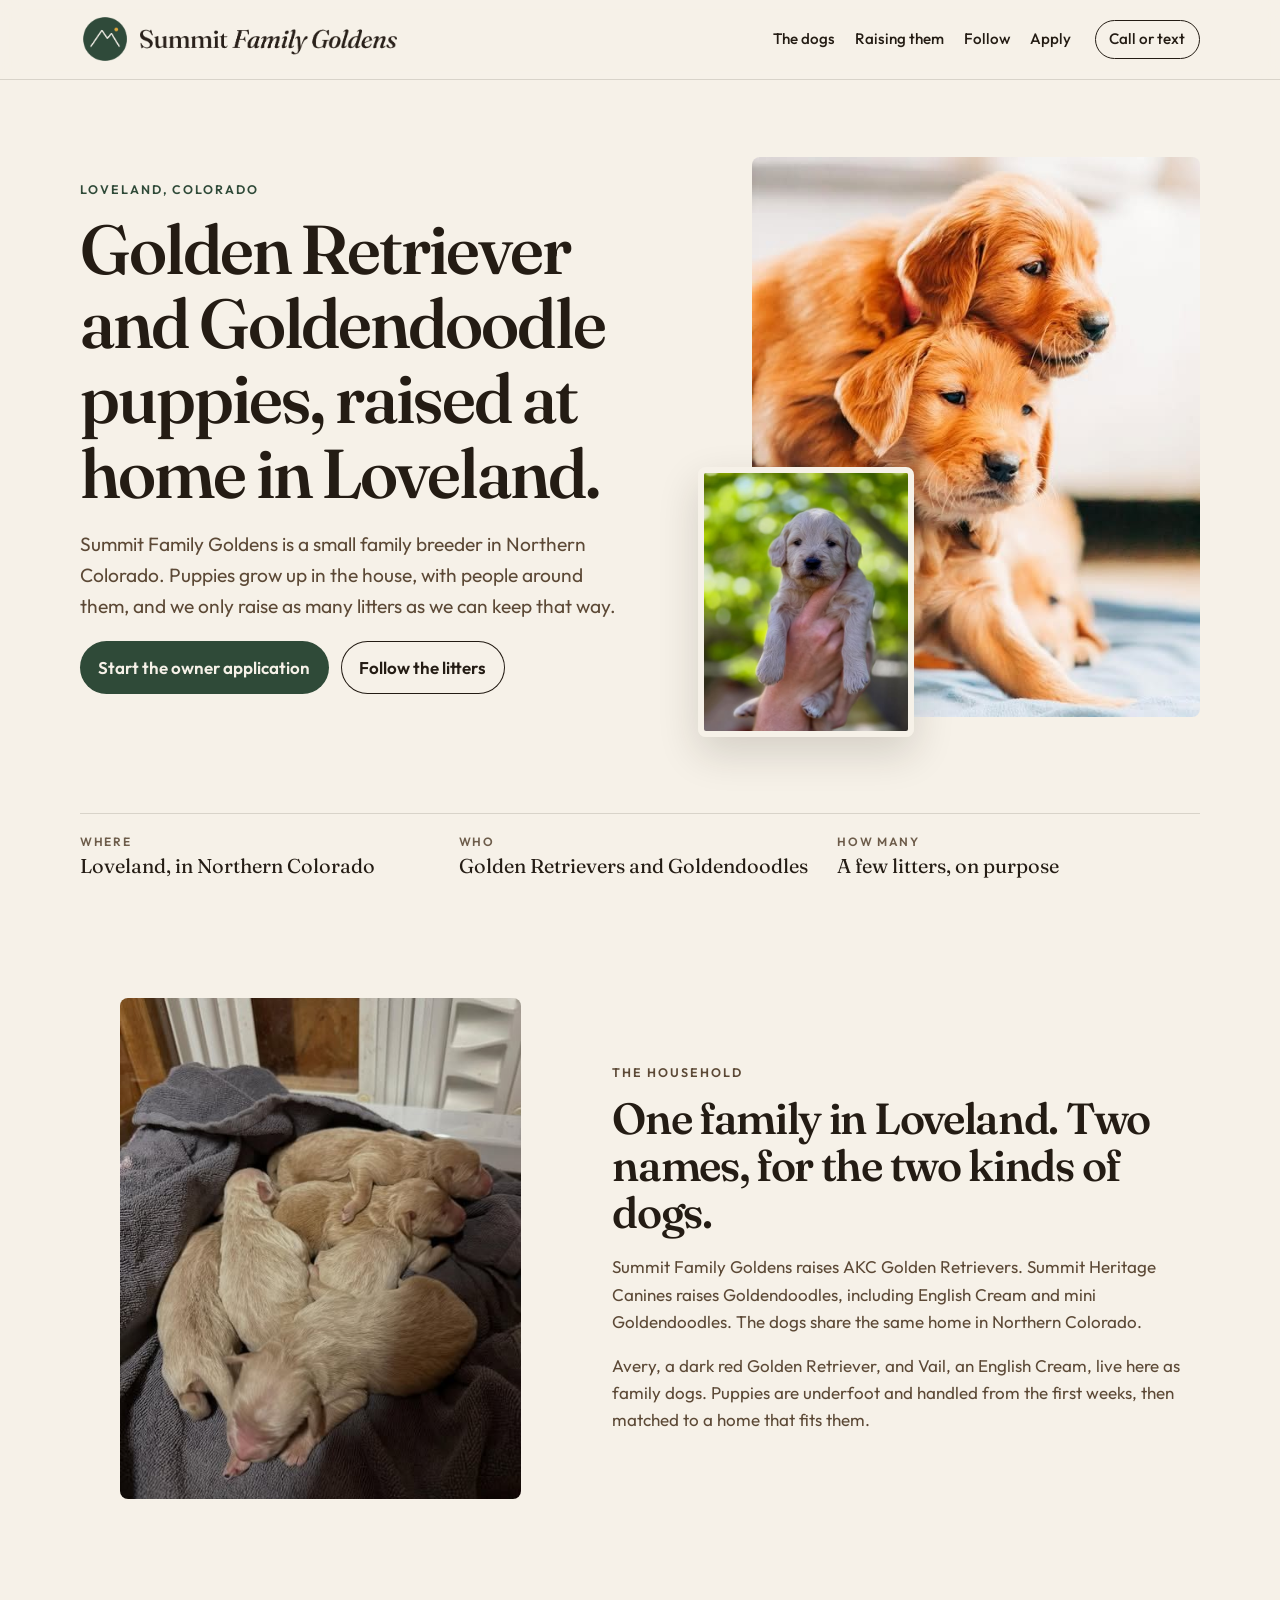
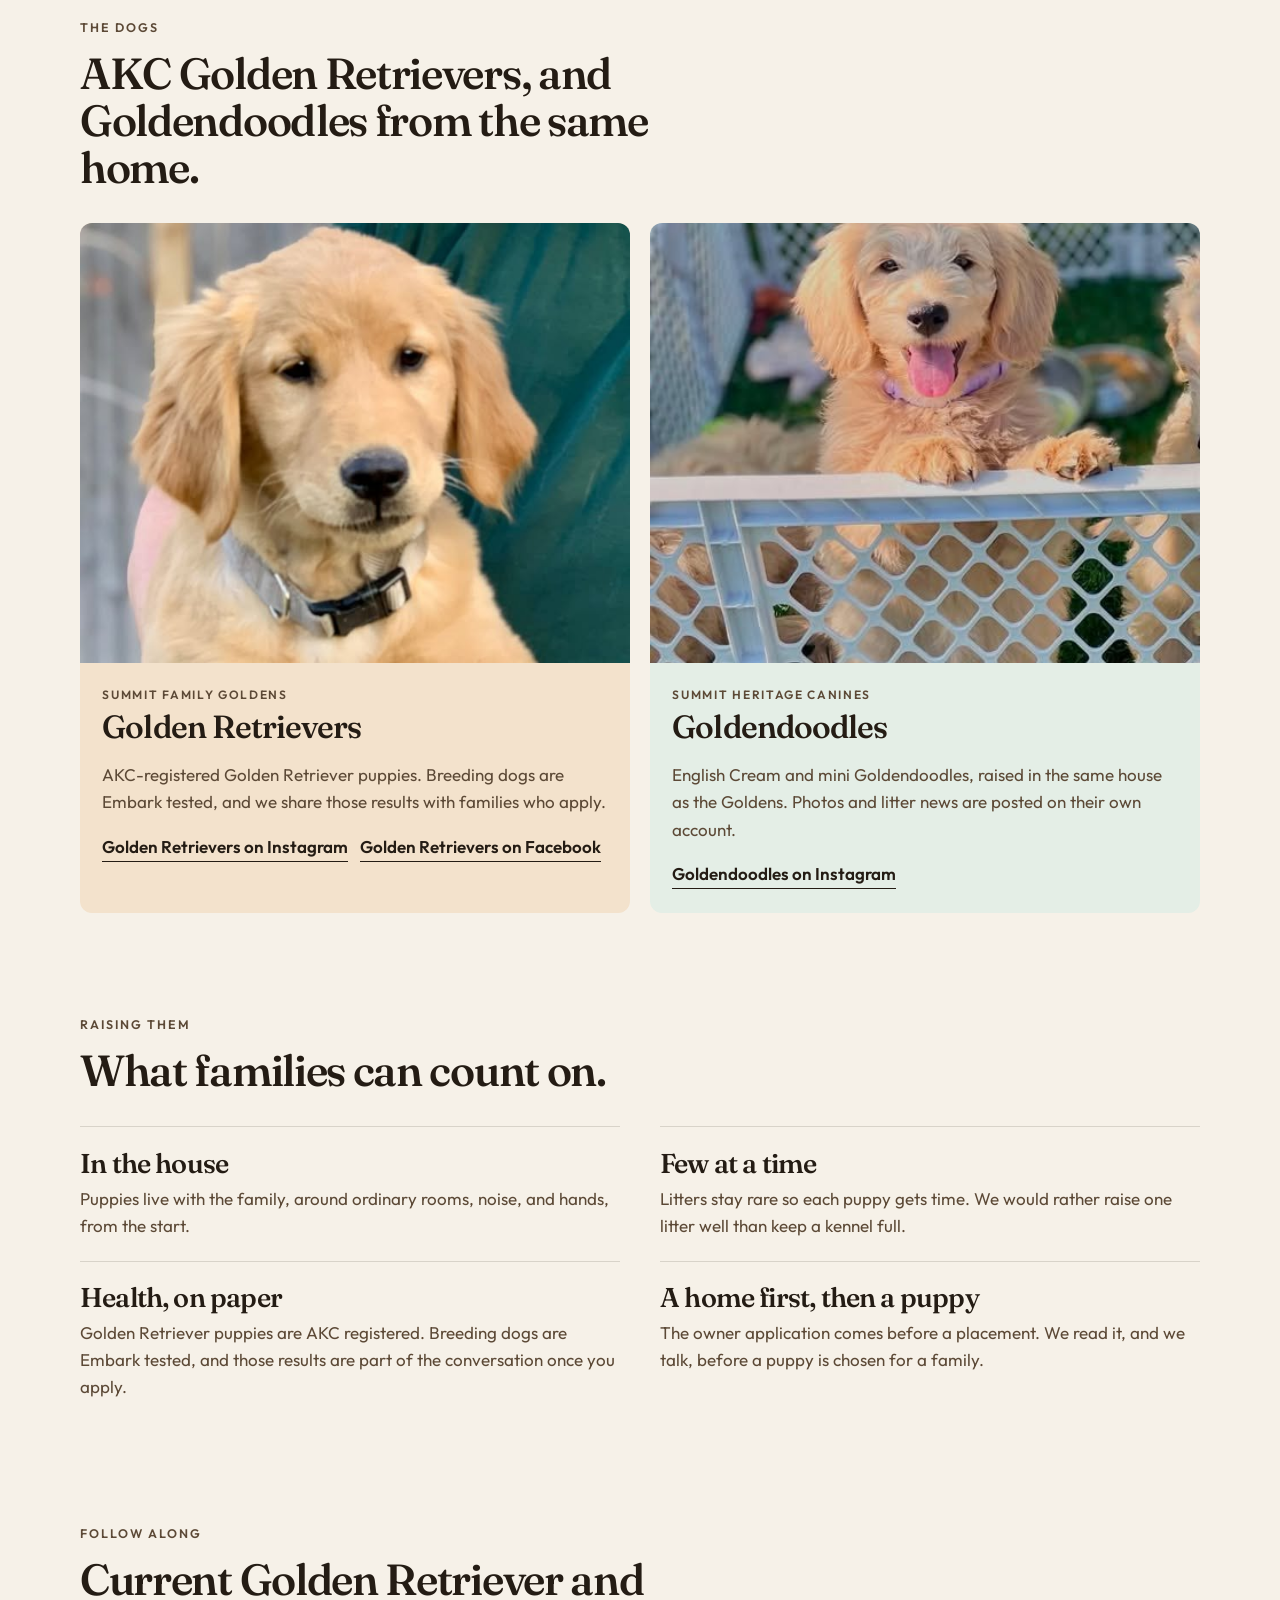
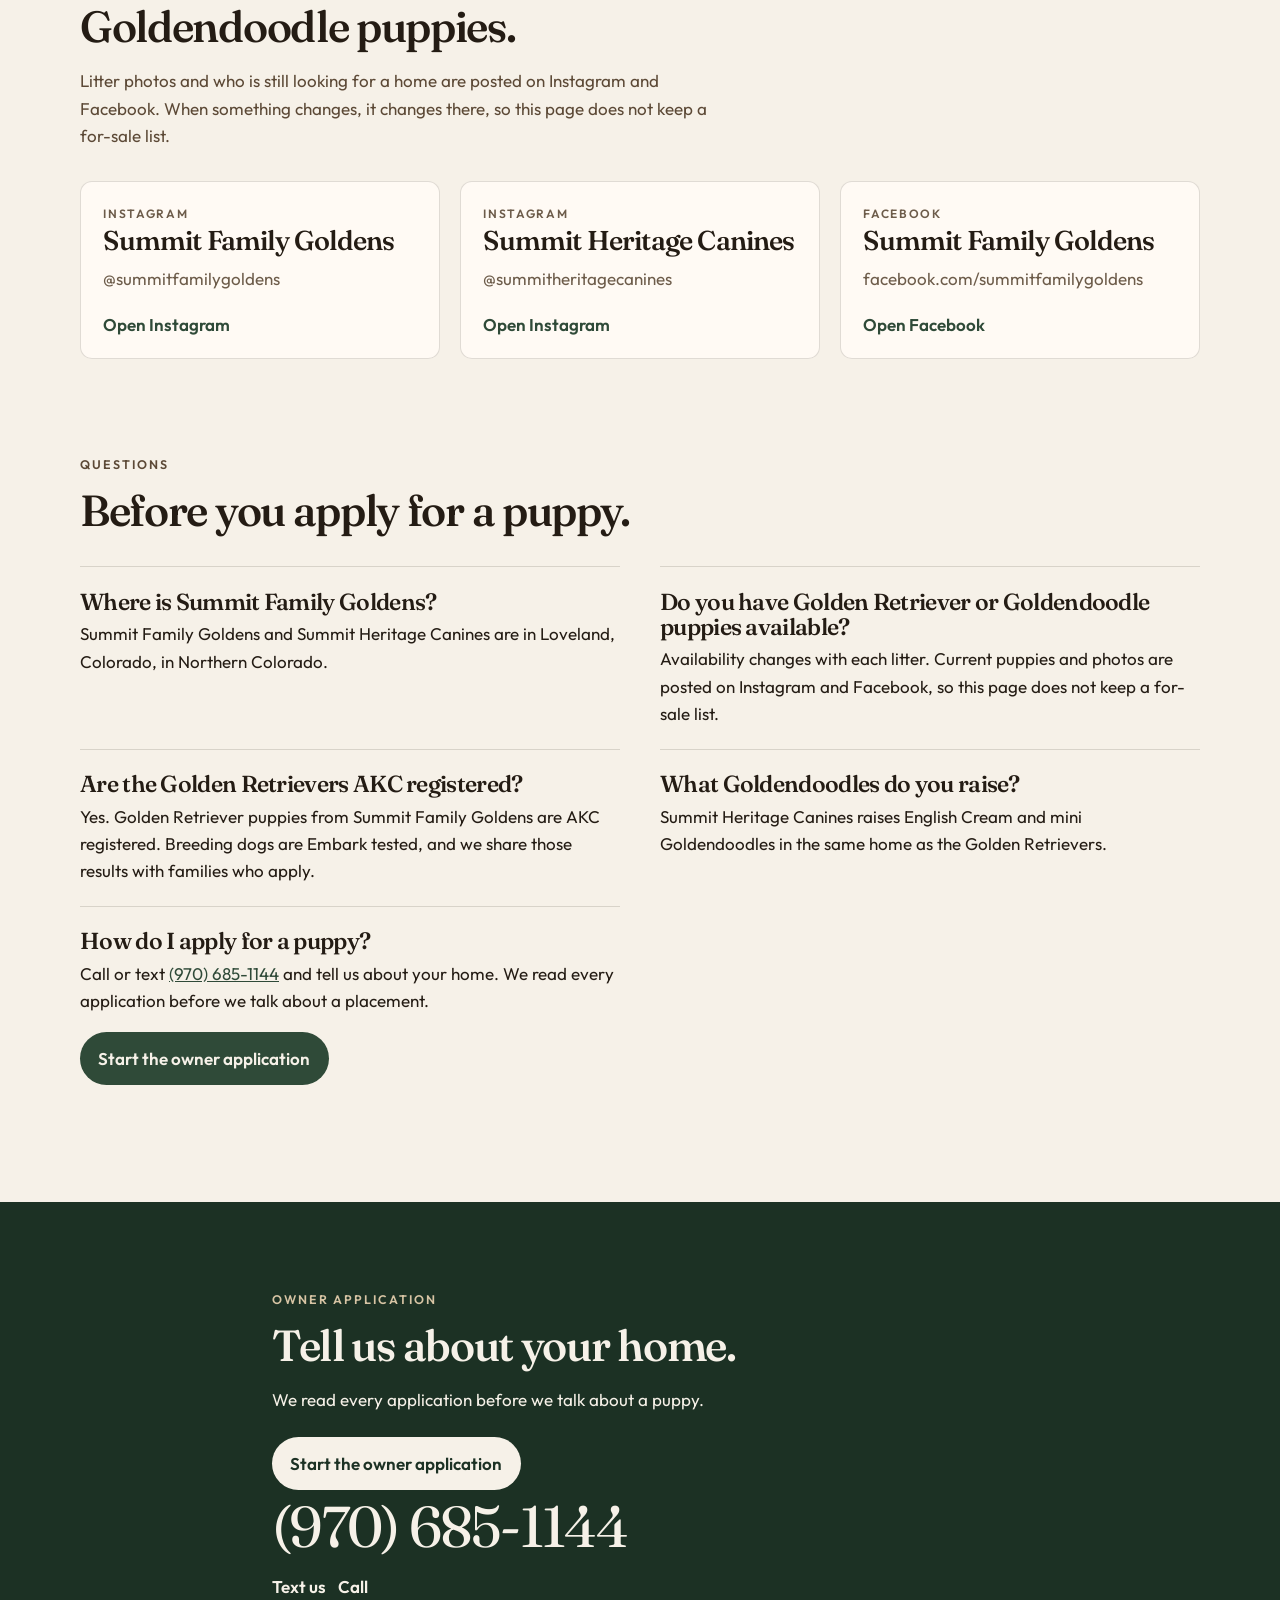
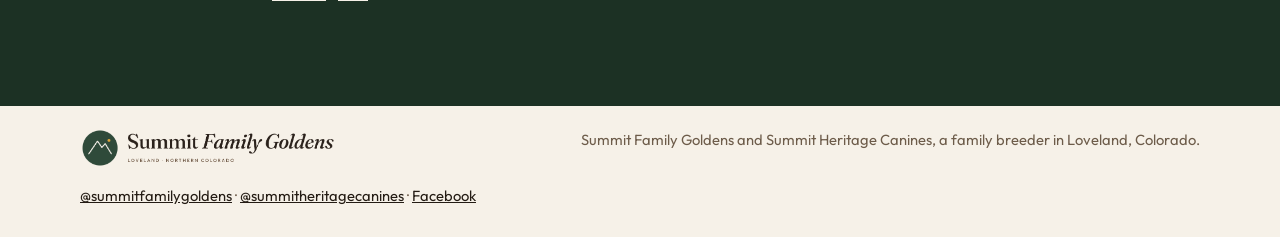
<file: index.html>
<!DOCTYPE html>
<html lang="en">
  <head>
    <meta charset="utf-8" />
    <meta name="viewport" content="width=device-width, initial-scale=1" />
    <title>Summit Family Goldens | Golden Retriever &amp; Goldendoodle Puppies</title>
    <meta
      name="description"
      content="Family breeder of AKC Golden Retriever and Goldendoodle puppies in Loveland, Colorado. English Cream and mini Goldendoodles. Call or text (970) 685-1144."
    />
    <link rel="canonical" href="https://summit-family-goldens-web.netlify.app/" />
    <meta name="robots" content="index, follow" />
    <meta name="theme-color" content="#f6f1e8" />
    <meta property="og:type" content="website" />
    <meta property="og:locale" content="en_US" />
    <meta property="og:site_name" content="Summit Family Goldens" />
    <meta property="og:url" content="https://summit-family-goldens-web.netlify.app/" />
    <meta property="og:title" content="Summit Family Goldens | Golden Retriever &amp; Goldendoodle Puppies" />
    <meta
      property="og:description"
      content="Family breeder of AKC Golden Retriever and Goldendoodle puppies in Loveland, Colorado. English Cream and mini Goldendoodles. Call or text (970) 685-1144."
    />
    <meta property="og:image" content="https://summit-family-goldens-web.netlify.app/photos/goldens-pair.jpg" />
    <meta property="og:image:alt" content="Two golden retriever puppies piled together on a blanket" />
    <meta property="og:image:width" content="512" />
    <meta property="og:image:height" content="640" />
    <meta name="twitter:card" content="summary_large_image" />
    <meta name="twitter:title" content="Summit Family Goldens | Golden Retriever &amp; Goldendoodle Puppies" />
    <meta
      name="twitter:description"
      content="Family breeder of AKC Golden Retriever and Goldendoodle puppies in Loveland, Colorado. English Cream and mini Goldendoodles. Call or text (970) 685-1144."
    />
    <meta name="twitter:image" content="https://summit-family-goldens-web.netlify.app/photos/goldens-pair.jpg" />
    <link rel="icon" href="logos/mark.png" type="image/png" />
    <link rel="apple-touch-icon" href="logos/mark.png" />
    <link rel="preconnect" href="https://fonts.googleapis.com" />
    <link rel="preconnect" href="https://fonts.gstatic.com" crossorigin />
    <link
      href="https://fonts.googleapis.com/css2?family=Fraunces:ital,opsz,wght@0,9..144,500;0,9..144,620;1,9..144,560&family=Outfit:wght@400;500;600&display=swap"
      rel="stylesheet"
    />
    <link rel="stylesheet" href="styles.css?v=20261124c" />
    <script type="application/ld+json">
      {
        "@context": "https://schema.org",
        "@type": "LocalBusiness",
        "@id": "https://summit-family-goldens-web.netlify.app/#business",
        "name": "Summit Family Goldens",
        "alternateName": "Summit Heritage Canines",
        "url": "https://summit-family-goldens-web.netlify.app/",
        "image": "https://summit-family-goldens-web.netlify.app/photos/goldens-pair.jpg",
        "logo": "https://summit-family-goldens-web.netlify.app/logos/mark.png",
        "description": "Family breeder of AKC Golden Retriever and Goldendoodle puppies in Loveland, Colorado, including English Cream and mini Goldendoodles.",
        "telephone": "+1-970-685-1144",
        "address": {
          "@type": "PostalAddress",
          "addressLocality": "Loveland",
          "addressRegion": "CO",
          "addressCountry": "US"
        },
        "areaServed": [
          {
            "@type": "City",
            "name": "Loveland",
            "containedInPlace": { "@type": "State", "name": "Colorado" }
          },
          { "@type": "AdministrativeArea", "name": "Northern Colorado" }
        ],
        "contactPoint": {
          "@type": "ContactPoint",
          "telephone": "+1-970-685-1144",
          "contactType": "customer service",
          "availableLanguage": "English"
        },
        "knowsAbout": [
          "AKC Golden Retriever puppies",
          "English Cream Goldendoodles",
          "Mini Goldendoodles"
        ],
        "sameAs": [
          "https://www.instagram.com/summitfamilygoldens/",
          "https://www.instagram.com/summitheritagecanines/",
          "https://www.facebook.com/summitfamilygoldens"
        ]
      }
    </script>
    <script type="application/ld+json">
      {
        "@context": "https://schema.org",
        "@type": "FAQPage",
        "mainEntity": [
          {
            "@type": "Question",
            "name": "Where is Summit Family Goldens?",
            "acceptedAnswer": {
              "@type": "Answer",
              "text": "Summit Family Goldens and Summit Heritage Canines are in Loveland, Colorado, in Northern Colorado."
            }
          },
          {
            "@type": "Question",
            "name": "Do you have Golden Retriever or Goldendoodle puppies available?",
            "acceptedAnswer": {
              "@type": "Answer",
              "text": "Availability changes with each litter. Current puppies and photos are posted on Instagram and Facebook, so this page does not keep a for-sale list."
            }
          },
          {
            "@type": "Question",
            "name": "Are the Golden Retrievers AKC registered?",
            "acceptedAnswer": {
              "@type": "Answer",
              "text": "Yes. Golden Retriever puppies from Summit Family Goldens are AKC registered. Breeding dogs are Embark tested, and we share those results with families who apply."
            }
          },
          {
            "@type": "Question",
            "name": "What Goldendoodles do you raise?",
            "acceptedAnswer": {
              "@type": "Answer",
              "text": "Summit Heritage Canines raises English Cream and mini Goldendoodles in the same home as the Golden Retrievers."
            }
          },
          {
            "@type": "Question",
            "name": "How do I apply for a puppy?",
            "acceptedAnswer": {
              "@type": "Answer",
              "text": "Call or text (970) 685-1144 and tell us about your home. We read every application before we talk about a placement."
            }
          }
        ]
      }
    </script>
  </head>
  <body>
    <a class="skip" href="#main">Skip to content</a>
    <header class="site-header">
      <a class="brand" href="#top">
        <img src="logos/lockup.png" width="843" height="132" alt="Summit Family Goldens" />
      </a>
      <nav class="nav" aria-label="On this page">
        <a href="#dogs">The dogs</a>
        <a href="#raising">Raising them</a>
        <a href="#follow">Follow</a>
        <a href="apply.html">Apply</a>
      </nav>
      <a class="header-call" href="tel:+19706851144">Call or text</a>
    </header>

    <main id="main">
      <section class="hero" id="top">
        <div class="hero-copy">
          <p class="kicker">Loveland, Colorado</p>
          <h1>Golden Retriever and Goldendoodle puppies, raised at home in Loveland.</h1>
          <p class="lede">
            Summit Family Goldens is a small family breeder in Northern Colorado. Puppies grow up in the house, with people around them, and we only raise as many litters as we can keep that way.
          </p>
          <div class="actions">
            <a class="button" href="apply.html">Start the owner application</a>
            <a class="button button-quiet" href="#follow">Follow the litters</a>
          </div>
        </div>
        <div class="hero-photos">
          <img
            class="hero-main"
            src="photos/goldens-pair.jpg"
            width="512"
            height="640"
            alt="Two golden retriever puppies piled together on a blanket"
            fetchpriority="high"
          />
          <img
            class="hero-accent"
            src="photos/doodle-hand.jpg"
            width="480"
            height="640"
            alt="A very young cream goldendoodle puppy held in an adult's hand"
          />
        </div>
      </section>

      <ul class="facts" aria-label="About the program">
        <li>
          <span>Where</span>
          Loveland, in Northern Colorado
        </li>
        <li>
          <span>Who</span>
          Golden Retrievers and Goldendoodles
        </li>
        <li>
          <span>How many</span>
          A few litters, on purpose
        </li>
      </ul>

      <section class="household" id="household">
        <figure>
          <img
            src="photos/doodle-sleep.jpg"
            width="480"
            height="640"
            alt="Newborn cream puppies asleep in a pile on a blanket inside the house"
            loading="lazy"
          />
        </figure>
        <div>
          <p class="kicker">The household</p>
          <h2>One family in Loveland. Two names, for the two kinds of dogs.</h2>
          <p>
            Summit Family Goldens raises AKC Golden Retrievers. Summit Heritage Canines raises Goldendoodles, including English Cream and mini Goldendoodles. The dogs share the same home in Northern Colorado.
          </p>
          <p>
            Avery, a dark red Golden Retriever, and Vail, an English Cream, live here as family dogs. Puppies are underfoot and handled from the first weeks, then matched to a home that fits them.
          </p>
        </div>
      </section>

      <section class="dogs" id="dogs">
        <div class="section-intro">
          <p class="kicker">The dogs</p>
          <h2>AKC Golden Retrievers, and Goldendoodles from the same home.</h2>
        </div>
        <div class="dog-grid">
          <article class="dog-card dog-card-golden">
            <img
              src="photos/goldens-apr.jpg"
              width="640"
              height="640"
              alt="Golden retriever puppy in a gray collar, held outdoors"
              loading="lazy"
            />
            <div class="dog-card-body">
              <p class="program">Summit Family Goldens</p>
              <h3>Golden Retrievers</h3>
              <p>
                AKC-registered Golden Retriever puppies. Breeding dogs are Embark tested, and we share those results with families who apply.
              </p>
              <div class="link-row">
                <a href="https://www.instagram.com/summitfamilygoldens/">Golden Retrievers on Instagram</a>
                <a href="https://www.facebook.com/summitfamilygoldens">Golden Retrievers on Facebook</a>
              </div>
            </div>
          </article>
          <article class="dog-card dog-card-doodle">
            <img
              src="photos/doodle-pen.jpg"
              width="480"
              height="640"
              alt="Cream goldendoodle puppy with paws up on a playpen gate outdoors"
              loading="lazy"
            />
            <div class="dog-card-body">
              <p class="program">Summit Heritage Canines</p>
              <h3>Goldendoodles</h3>
              <p>
                English Cream and mini Goldendoodles, raised in the same house as the Goldens. Photos and litter news are posted on their own account.
              </p>
              <div class="link-row">
                <a href="https://www.instagram.com/summitheritagecanines/">Goldendoodles on Instagram</a>
                <a data-fill="facebook-heritage" hidden>Facebook</a>
              </div>
            </div>
          </article>
        </div>
      </section>

      <section class="raising" id="raising">
        <div class="section-intro">
          <p class="kicker">Raising them</p>
          <h2>What families can count on.</h2>
        </div>
        <ol>
          <li>
            <h3>In the house</h3>
            <p>Puppies live with the family, around ordinary rooms, noise, and hands, from the start.</p>
          </li>
          <li>
            <h3>Few at a time</h3>
            <p>Litters stay rare so each puppy gets time. We would rather raise one litter well than keep a kennel full.</p>
          </li>
          <li>
            <h3>Health, on paper</h3>
            <p>Golden Retriever puppies are AKC registered. Breeding dogs are Embark tested, and those results are part of the conversation once you apply.</p>
          </li>
          <li>
            <h3>A home first, then a puppy</h3>
            <p>The owner application comes before a placement. We read it, and we talk, before a puppy is chosen for a family.</p>
          </li>
        </ol>
      </section>

      <section class="follow" id="follow">
        <div class="section-intro">
          <p class="kicker">Follow along</p>
          <h2>Current Golden Retriever and Goldendoodle puppies.</h2>
          <p>
            Litter photos and who is still looking for a home are posted on Instagram and Facebook. When something changes, it changes there, so this page does not keep a for-sale list.
          </p>
        </div>
        <div class="follow-grid">
          <a class="follow-card" href="https://www.instagram.com/summitfamilygoldens/">
            <p class="program">Instagram</p>
            <h3>Summit Family Goldens</h3>
            <p>@summitfamilygoldens</p>
            <span>Open Instagram</span>
          </a>
          <a class="follow-card" href="https://www.instagram.com/summitheritagecanines/">
            <p class="program">Instagram</p>
            <h3>Summit Heritage Canines</h3>
            <p>@summitheritagecanines</p>
            <span>Open Instagram</span>
          </a>
          <a class="follow-card" href="https://www.facebook.com/summitfamilygoldens">
            <p class="program">Facebook</p>
            <h3>Summit Family Goldens</h3>
            <p>facebook.com/summitfamilygoldens</p>
            <span>Open Facebook</span>
          </a>
          <a class="follow-card" data-fill="facebook-heritage" hidden>
            <p class="program">Facebook</p>
            <h3>Summit Heritage Canines</h3>
            <p>The second Facebook page</p>
            <span>Open Facebook</span>
          </a>
        </div>
      </section>

      <section class="questions" id="questions">
        <div class="section-intro">
          <p class="kicker">Questions</p>
          <h2>Before you apply for a puppy.</h2>
        </div>
        <div class="faq">
          <article>
            <h3>Where is Summit Family Goldens?</h3>
            <p>Summit Family Goldens and Summit Heritage Canines are in Loveland, Colorado, in Northern Colorado.</p>
          </article>
          <article>
            <h3>Do you have Golden Retriever or Goldendoodle puppies available?</h3>
            <p>Availability changes with each litter. Current puppies and photos are posted on Instagram and Facebook, so this page does not keep a for-sale list.</p>
          </article>
          <article>
            <h3>Are the Golden Retrievers AKC registered?</h3>
            <p>Yes. Golden Retriever puppies from Summit Family Goldens are AKC registered. Breeding dogs are Embark tested, and we share those results with families who apply.</p>
          </article>
          <article>
            <h3>What Goldendoodles do you raise?</h3>
            <p>Summit Heritage Canines raises English Cream and mini Goldendoodles in the same home as the Golden Retrievers.</p>
          </article>
          <article>
            <h3>How do I apply for a puppy?</h3>
            <p>
              Call or text <a href="tel:+19706851144">(970) 685-1144</a> and tell us about your home. We read every application before we talk about a placement.
            </p>
            <a class="button" href="apply.html">Start the owner application</a>
          </article>
        </div>
      </section>

      <section class="apply" id="apply">
        <div class="apply-inner">
          <p class="kicker">Owner application</p>
          <h2>Tell us about your home.</h2>
          <p>
            We read every application before we talk about a puppy.
          </p>
          <div class="actions">
            <a class="button" href="apply.html">Start the owner application</a>
          </div>
          <p class="phone">
            <a href="tel:+19706851144">(970) 685-1144</a>
          </p>
          <p class="phone-actions">
            <a href="sms:+19706851144">Text us</a>
            <a href="tel:+19706851144">Call</a>
          </p>
        </div>
      </section>
    </main>

    <footer class="site-footer">
      <img
        class="footer-logo"
        src="logos/lockup-subtitle.png"
        width="843"
        height="132"
        alt="Summit Family Goldens. Loveland, Northern Colorado."
      />
      <p>Summit Family Goldens and Summit Heritage Canines, a family breeder in Loveland, Colorado.</p>
      <p>
        <a href="https://www.instagram.com/summitfamilygoldens/">@summitfamilygoldens</a>
        ·
        <a href="https://www.instagram.com/summitheritagecanines/">@summitheritagecanines</a>
        ·
        <a href="https://www.facebook.com/summitfamilygoldens">Facebook</a>
      </p>
    </footer>
    <script src="site.js"></script>
  </body>
</html>
</file>
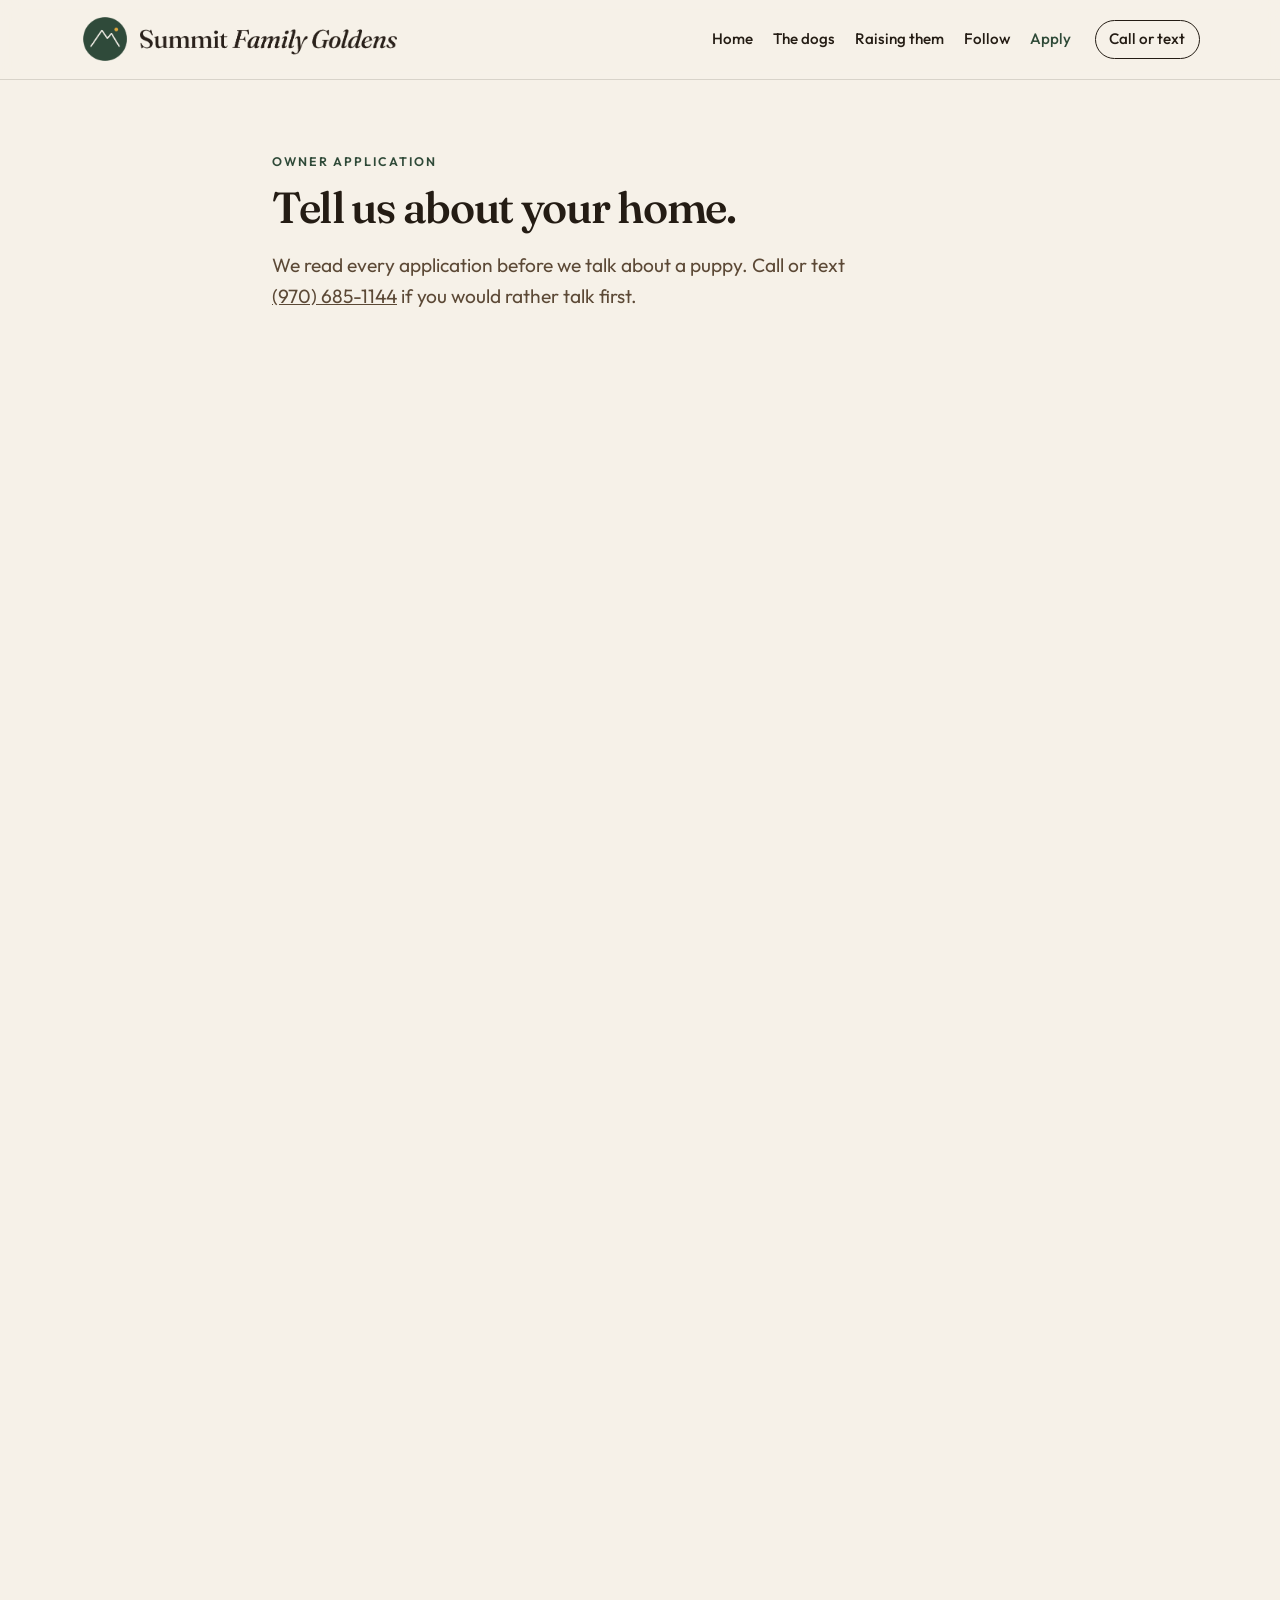
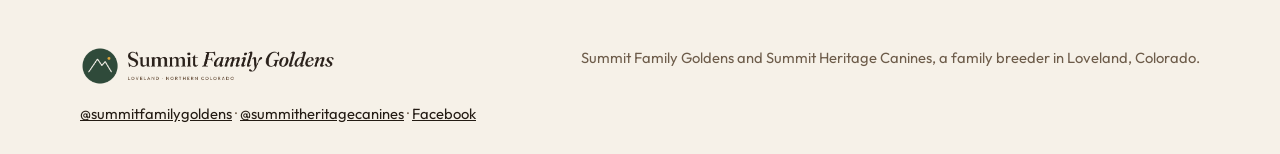
<file: apply.html>
<!DOCTYPE html>
<html lang="en">
  <head>
    <meta charset="utf-8" />
    <meta name="viewport" content="width=device-width, initial-scale=1" />
    <title>Owner application | Summit Family Goldens</title>
    <meta
      name="description"
      content="Apply for a Golden Retriever or Goldendoodle puppy from Summit Family Goldens in Loveland, Colorado. Call or text (970) 685-1144."
    />
    <link rel="canonical" href="https://summit-family-goldens-web.netlify.app/apply.html" />
    <meta name="robots" content="noindex" />
    <meta name="theme-color" content="#f6f1e8" />
    <link rel="icon" href="logos/mark.png" type="image/png" />
    <link rel="apple-touch-icon" href="logos/mark.png" />
    <link rel="preconnect" href="https://fonts.googleapis.com" />
    <link rel="preconnect" href="https://fonts.gstatic.com" crossorigin />
    <link
      href="https://fonts.googleapis.com/css2?family=Fraunces:ital,opsz,wght@0,9..144,500;0,9..144,620;1,9..144,560&family=Outfit:wght@400;500;600&display=swap"
      rel="stylesheet"
    />
    <link rel="stylesheet" href="styles.css?v=20261124c" />
  </head>
  <body>
    <a class="skip" href="#main">Skip to content</a>
    <header class="site-header">
      <a class="brand" href="/">
        <img src="logos/lockup.png" width="843" height="132" alt="Summit Family Goldens" />
      </a>
      <nav class="nav" aria-label="Primary">
        <a href="/">Home</a>
        <a href="/#dogs">The dogs</a>
        <a href="/#raising">Raising them</a>
        <a href="/#follow">Follow</a>
        <a href="apply.html" aria-current="page">Apply</a>
      </nav>
      <a class="header-call" href="tel:+19706851144">Call or text</a>
    </header>

    <main class="form-page" id="main">
      <p class="kicker">Owner application</p>
      <h1>Tell us about your home.</h1>
      <p class="lede">
        We read every application before we talk about a puppy. Call or text
        <a href="tel:+19706851144">(970) 685-1144</a> if you would rather talk first.
      </p>
      <div id="form-mount" hidden></div>
    </main>

    <footer class="site-footer">
      <img
        class="footer-logo"
        src="logos/lockup-subtitle.png"
        width="843"
        height="132"
        alt="Summit Family Goldens. Loveland, Northern Colorado."
      />
      <p>Summit Family Goldens and Summit Heritage Canines, a family breeder in Loveland, Colorado.</p>
      <p>
        <a href="https://www.instagram.com/summitfamilygoldens/">@summitfamilygoldens</a>
        ·
        <a href="https://www.instagram.com/summitheritagecanines/">@summitheritagecanines</a>
        ·
        <a href="https://www.facebook.com/summitfamilygoldens">Facebook</a>
      </p>
    </footer>
    <script src="site.js"></script>
  </body>
</html>
</file>
<file: styles.css>
:root {
  --ivory: #f6f1e8;
  --paper: #fffaf4;
  --ink: #241c14;
  --bark: #5c4936;
  --muted: #6d5c4a;
  --line: rgba(36, 28, 20, 0.14);
  --honey: #c4894a;
  --sand: #f3e2cc;
  --sage: #e4eee6;
  --moss: #2f4a38;
  --moss-deep: #1c3124;
  --serif: "Fraunces", "Iowan Old Style", Palatino, Georgia, serif;
  --sans: "Outfit", "Avenir Next", "Segoe UI", sans-serif;
  --wrap: 1120px;
  --pad: clamp(1.25rem, 4vw, 2.5rem);
}

*,
*::before,
*::after {
  box-sizing: border-box;
}

html {
  scroll-behavior: smooth;
}

[hidden] {
  display: none !important;
}

[id] {
  scroll-margin-top: 5.25rem;
}

body {
  margin: 0;
  color: var(--ink);
  background: var(--ivory);
  font-family: var(--sans);
  font-size: 1.0625rem;
  line-height: 1.6;
}

img {
  max-width: 100%;
  height: auto;
  display: block;
}

a {
  color: inherit;
}

.skip {
  position: absolute;
  left: 1rem;
  top: -4rem;
  background: var(--ink);
  color: var(--ivory);
  padding: 0.5rem 0.8rem;
  z-index: 10;
}

.skip:focus {
  top: 1rem;
}

.site-header {
  position: sticky;
  top: 0;
  z-index: 5;
  display: flex;
  align-items: center;
  gap: 1.5rem;
  padding: 0.9rem max(var(--pad), calc((100% - var(--wrap)) / 2));
  background: rgba(246, 241, 232, 0.92);
  backdrop-filter: blur(10px);
  border-bottom: 1px solid var(--line);
}

.brand {
  display: flex;
  align-items: center;
  margin-right: auto;
  min-width: 0;
}

.brand img {
  display: block;
  width: min(20rem, 100%);
  height: auto;
}

.nav {
  display: flex;
  gap: 1.25rem;
}

.nav a,
.header-call {
  text-decoration: none;
  font-size: 0.95rem;
  font-weight: 500;
  white-space: nowrap;
}

.nav a:hover,
.header-call:hover {
  color: var(--moss);
}

.header-call {
  flex-shrink: 0;
  border: 1px solid var(--ink);
  border-radius: 999px;
  padding: 0.4rem 0.85rem;
}

.hero,
.household,
.dogs,
.raising,
.follow,
.facts {
  width: min(var(--wrap), calc(100% - var(--pad) * 2));
  margin-inline: auto;
}

.hero {
  display: grid;
  grid-template-columns: 1.05fr 0.95fr;
  gap: clamp(2rem, 5vw, 4.5rem);
  align-items: center;
  padding: clamp(2.5rem, 6vw, 5rem) 0 2.5rem;
}

.kicker {
  margin: 0 0 0.75rem;
  font-size: 0.78rem;
  font-weight: 600;
  letter-spacing: 0.16em;
  text-transform: uppercase;
  color: var(--moss);
}

h1,
h2,
h3 {
  font-family: var(--serif);
  font-weight: 560;
  letter-spacing: -0.03em;
  line-height: 1.08;
}

h1 {
  margin: 0;
  font-size: clamp(2.6rem, 5.4vw, 4.5rem);
}

h2 {
  margin: 0 0 1rem;
  font-size: clamp(2rem, 3.4vw, 3rem);
}

h3 {
  margin: 0 0 0.4rem;
  font-size: 1.7rem;
}

.lede,
.section-intro > p,
.household p,
.dog-card p,
.raising p,
.apply p {
  color: var(--bark);
}

.lede {
  font-size: 1.2rem;
  max-width: 38rem;
}

.actions,
.link-row,
.phone-actions {
  display: flex;
  flex-wrap: wrap;
  gap: 0.75rem;
}

.button,
.link-row a,
.phone-actions a,
.follow-card span {
  display: inline-flex;
  align-items: center;
  text-decoration: none;
  font-weight: 600;
}

.button {
  background: var(--moss);
  color: #f6f1e8;
  border-radius: 999px;
  padding: 0.8rem 1.15rem;
}

.button-quiet {
  background: transparent;
  color: var(--ink);
  box-shadow: inset 0 0 0 1px var(--ink);
}

.button:hover {
  background: var(--moss-deep);
}

.button-quiet:hover {
  background: rgba(36, 28, 20, 0.05);
}

.hero-photos {
  position: relative;
  min-height: 28rem;
}

.hero-main {
  width: min(100%, 28rem);
  margin-left: auto;
  border-radius: 8px;
  object-fit: cover;
  aspect-ratio: 4 / 5;
}

.hero-accent {
  position: absolute;
  width: min(46%, 13.5rem);
  left: 0;
  bottom: -1.25rem;
  border: 6px solid var(--ivory);
  border-radius: 8px;
  object-fit: cover;
  aspect-ratio: 4 / 5;
  box-shadow: 0 16px 40px rgba(36, 28, 20, 0.16);
}

.facts {
  list-style: none;
  display: grid;
  grid-template-columns: repeat(3, 1fr);
  gap: 1rem;
  margin: 3.5rem auto 0;
  padding: 1.25rem 0 0;
  border-top: 1px solid var(--line);
}

.facts li {
  font-family: var(--serif);
  font-size: 1.25rem;
  line-height: 1.25;
}

.facts span {
  display: block;
  margin-bottom: 0.3rem;
  font-family: var(--sans);
  font-size: 0.75rem;
  font-weight: 600;
  letter-spacing: 0.14em;
  text-transform: uppercase;
  color: var(--muted);
}

.household {
  display: grid;
  grid-template-columns: 0.9fr 1.1fr;
  gap: clamp(1.5rem, 4vw, 4rem);
  align-items: center;
  padding: clamp(4rem, 8vw, 6.5rem) 0;
}

.household img {
  width: 100%;
  border-radius: 8px;
  object-fit: cover;
  aspect-ratio: 4 / 5;
}

.household p:last-child {
  margin-bottom: 0;
}

.section-intro {
  max-width: 40rem;
  margin-bottom: 2rem;
}

.dog-grid {
  display: grid;
  grid-template-columns: 1fr 1fr;
  gap: 1.25rem;
}

.follow-grid {
  display: grid;
  grid-template-columns: repeat(auto-fit, minmax(18rem, 1fr));
  gap: 1.25rem;
}

.dog-card {
  border-radius: 12px;
  overflow: hidden;
}

.dog-card-golden {
  background: var(--sand);
}

.dog-card-doodle {
  background: var(--sage);
}

.dog-card img {
  width: 100%;
  aspect-ratio: 5 / 4;
  object-fit: cover;
}

.dog-card-body {
  padding: 1.35rem 1.4rem 1.5rem;
}

.program {
  margin: 0 0 0.35rem;
  font-size: 0.75rem;
  font-weight: 600;
  letter-spacing: 0.14em;
  text-transform: uppercase;
  color: var(--moss);
}

.dog-card h3 {
  font-size: 2rem;
}

.link-row a {
  border-bottom: 1px solid currentColor;
  padding-bottom: 0.05rem;
}

.questions {
  width: min(var(--wrap), calc(100% - var(--pad) * 2));
  margin-inline: auto;
  padding-bottom: clamp(4rem, 8vw, 6rem);
}

.faq {
  display: grid;
  grid-template-columns: 1fr 1fr;
  gap: 0 2.5rem;
}

.faq article {
  padding: 1.35rem 0;
  border-top: 1px solid var(--line);
}

.faq h3 {
  font-size: 1.45rem;
}

.faq p {
  margin: 0;
}

.faq a {
  color: var(--moss);
}

.faq .button {
  margin-top: 1.1rem;
  color: #f6f1e8;
}

.raising {
  padding: clamp(4rem, 8vw, 6.5rem) 0;
}

.raising ol {
  list-style: none;
  margin: 0;
  padding: 0;
  display: grid;
  grid-template-columns: 1fr 1fr;
  gap: 0 2.5rem;
}

.raising li {
  padding: 1.35rem 0;
  border-top: 1px solid var(--line);
}

.raising li p {
  margin: 0;
}

.follow {
  padding-bottom: clamp(4rem, 8vw, 6rem);
}

.follow-card {
  display: flex;
  flex-direction: column;
  gap: 0.2rem;
  text-decoration: none;
  background: var(--paper);
  border: 1px solid var(--line);
  border-radius: 12px;
  padding: 1.35rem 1.4rem 1.25rem;
  min-height: 11rem;
}

.follow-card h3 {
  font-size: 1.7rem;
}

.follow-card p {
  margin: 0;
  color: var(--muted);
}

.follow-card span {
  margin-top: auto;
  padding-top: 1rem;
  color: var(--moss);
}

.follow-card:hover {
  border-color: var(--moss);
}

.apply {
  background: var(--moss-deep);
  color: #f6f1e8;
}

.apply-inner {
  width: min(46rem, calc(100% - var(--pad) * 2));
  margin: 0 auto;
  padding: clamp(3.5rem, 7vw, 5.5rem) 0;
}

.apply .kicker,
.apply h2,
.apply p,
.apply a {
  color: #f6f1e8;
}

.apply .kicker {
  color: #d7c4a4;
}

.apply .actions {
  margin-top: 1.5rem;
}

.apply .button {
  background: #f6f1e8;
  color: var(--moss-deep);
}

.apply .button:hover {
  background: #fff;
}

.form-page {
  width: min(46rem, calc(100% - var(--pad) * 2));
  margin: 0 auto;
  padding: clamp(2.5rem, 6vw, 4.5rem) 0 clamp(3rem, 7vw, 5rem);
}

.form-page h1 {
  margin-bottom: 0.75rem;
  font-size: clamp(2rem, 3.4vw, 3rem);
}

.form-page .lede a {
  white-space: nowrap;
}

.nav a[aria-current="page"] {
  color: var(--moss);
}

.phone {
  margin: 0.5rem 0 0.25rem;
  font-family: var(--serif);
  font-size: clamp(2.4rem, 5vw, 3.6rem);
  line-height: 1;
  letter-spacing: -0.03em;
}

.phone a {
  text-decoration: none;
}

.phone-actions a {
  border-bottom: 1px solid currentColor;
}

#form-mount {
  margin-top: 2rem;
  background: transparent;
  min-height: 0;
}

#form-mount iframe {
  width: 100%;
  height: 75rem;
  border: 0;
  display: block;
  overflow: hidden;
}

.site-footer {
  display: flex;
  justify-content: space-between;
  gap: 1rem;
  flex-wrap: wrap;
  padding: 1.4rem max(var(--pad), calc((100% - var(--wrap)) / 2)) 1.8rem;
  color: var(--muted);
  font-size: 0.92rem;
}

.footer-logo {
  display: block;
  width: min(16rem, 100%);
  height: auto;
}

.site-footer p {
  margin: 0;
}

.site-footer a {
  color: var(--ink);
}

:focus-visible {
  outline: 2px solid var(--honey);
  outline-offset: 3px;
}

@media (max-width: 860px) {
  .site-header {
    display: grid;
    grid-template-columns: minmax(0, 1fr) auto;
    align-items: center;
    column-gap: 0.5rem;
    row-gap: 0.75rem;
  }

  .brand {
    grid-column: 1;
    grid-row: 1;
    margin-right: 0;
  }

  .header-call {
    grid-column: 2;
    grid-row: 1;
  }

  .nav {
    grid-column: 1 / -1;
    grid-row: 2;
    justify-content: space-between;
    gap: 0.75rem;
    padding-top: 0.75rem;
    border-top: 1px solid var(--line);
  }

  .hero,
  .household,
  .dog-grid,
  .raising ol,
  .follow-grid,
  .faq,
  .facts {
    grid-template-columns: 1fr;
  }

  .hero-photos {
    min-height: 0;
    margin-bottom: 1rem;
  }

  .hero-main {
    width: 78%;
  }

  .facts {
    margin-top: 2.5rem;
  }
}

@media (max-width: 520px) {
  .nav {
    font-size: 0.9rem;
  }

  .hero-accent {
    width: 42%;
  }
}

@media (prefers-reduced-motion: reduce) {
  html {
    scroll-behavior: auto;
  }
}
</file>
